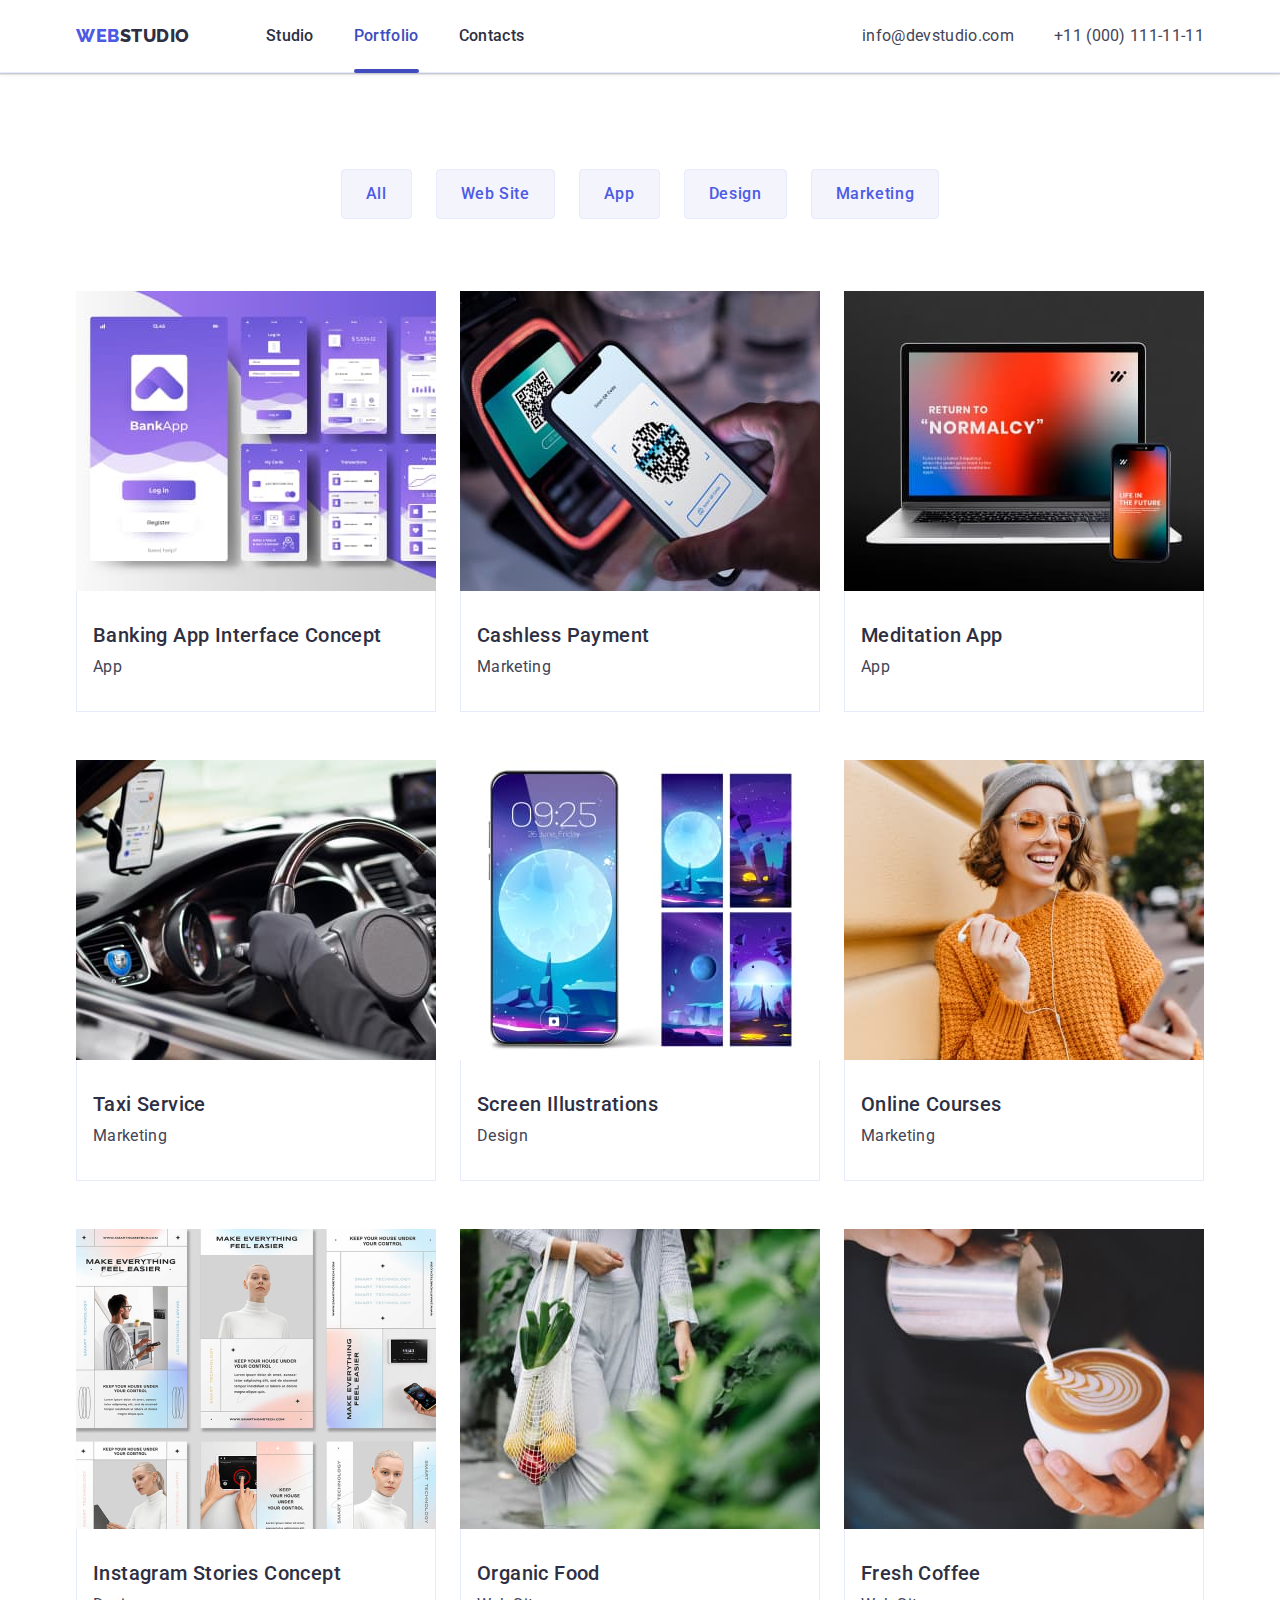
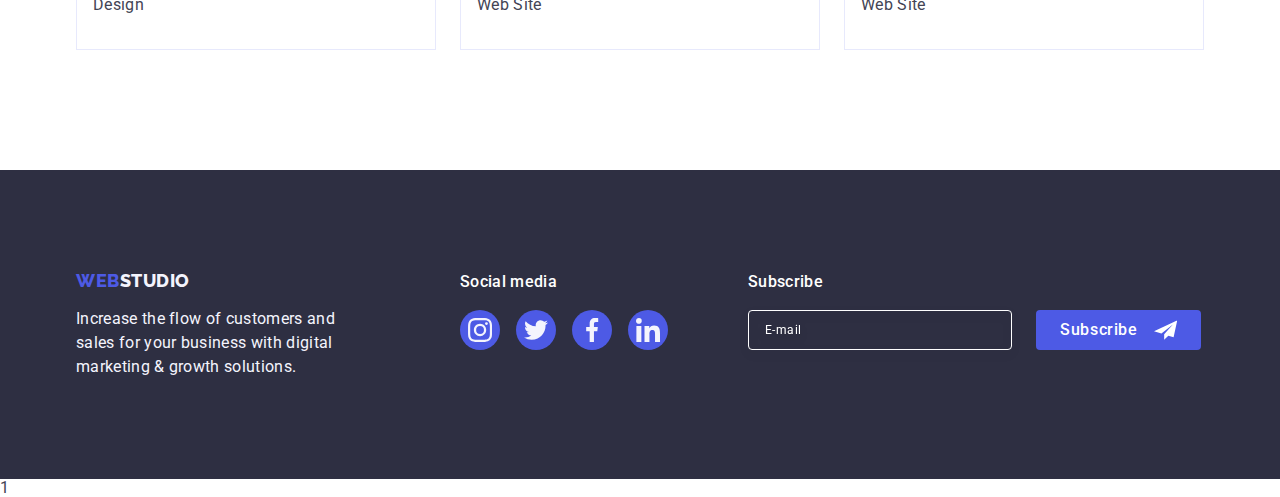
<file: portfolio.html>
<!DOCTYPE html>
<html lang="en">
  <head>
    <meta charset="UTF-8" />
    <meta http-equiv="X-UA-Compatible" content="IE=edge" />
    <meta name="viewport" content="width=device-width, initial-scale=1.0" />
    <title>WebStudio</title>
    <link rel="preconnect" href="https://fonts.googleapis.com" />
    <link rel="preconnect" href="https://fonts.gstatic.com" crossorigin />
    <link
      href="https://fonts.googleapis.com/css2?family=Raleway:wght@800&family=Roboto:wght@400;500;700;900&display=swap"
      rel="stylesheet"
    />
    <link
      href="
https://cdn.jsdelivr.net/npm/modern-normalize@1.1.0/modern-normalize.min.css"
      rel="stylesheet"
    />
    <link rel="stylesheet" href="./css/styles.css" />
  </head>
  <body>
    <!-- Heder -->
    <header class="page-header">
      <div class="container header-container">
        <nav class="page-nav">
          <a class="logo link" href="./index.html">Web<span class="light-them-part">Studio</span></a>
          <ul class="menu list">
            <li class="menu-item">
              <a class="menu-link link" href="./index.html">Studio</a>
            </li>
            <li class="menu-item">
              <a class="menu-link link active" href="./portfolio.html">Portfolio</a>
            </li>
            <li class="menu-item">
              <a class="menu-link link" href="">Contacts</a>
            </li>
          </ul>
        </nav>
        <address class="contacts">
          <ul class="contacts-nav list">
            <li class="contacts-item">
              <a class="contact-link link" href="mailto:info@devstudio.com">info@devstudio.com</a>
            </li>
            <li class="contacts-item">
              <a class="contact-link link" href="tel:+110001111111">+11 (000) 111-11-11</a>
            </li>
          </ul>
        </address>
      </div>
    </header>
    <main>
      <section class="section portfolio-section">
        <div class="container">
          <h1 class="visually-hidden">portfolio</h1>
          <ul class="list btn-list">
            <li>
              <button class="filter-btn" type="button">All</button>
            </li>
            <li>
              <button class="filter-btn" type="button">Web Site</button>
            </li>
            <li>
              <button class="filter-btn" type="button">App</button>
            </li>
            <li>
              <button class="filter-btn" type="button">Design</button>
            </li>
            <li>
              <button class="filter-btn" type="button">Marketing</button>
            </li>
          </ul>
          <ul class="list portfolio-list">
            <li class="list-card-item portfolio-item">
              <a class="link portfolio-link" href="">
                <div class="portfolio-thumb">
                  <img class="image" src="./images/Portfolio/img1.jpg" alt="banking app" width="360" height="300" />
                  <p class="overlay">
                    14 Stylish and User-Friendly App Design Concepts · Task Manager App · Calorie Tracker App · Exotic
                    Fruit Ecommerce App · Cloud Storage App
                  </p>
                </div>
                <div class="portfolio-card-content">
                  <h2 class="subtitle portfolio-subtitle"> Banking App Interface Concept </h2>
                  <p class="text portfolio-text">App</p>
                </div>
              </a>
            </li>
            <li class="list-card-item portfolio-item">
              <a class="link portfolio-link" href="">
                <div class="portfolio-thumb">
                  <img class="image" src="./images/Portfolio/img2.jpg" alt="phone with QR" width="360" height="300" />
                  <p class="overlay">
                    14 Stylish and User-Friendly App Design Concepts · Task Manager App · Calorie Tracker App · Exotic
                    Fruit Ecommerce App · Cloud Storage App
                  </p>
                </div>
                <div class="portfolio-card-content">
                  <h2 class="subtitle portfolio-subtitle">Cashless Payment</h2>
                  <p class="text portfolio-text">Marketing</p>
                </div>
              </a>
            </li>
            <li class="list-card-item portfolio-item">
              <a class="link portfolio-link" href="">
                <div class="portfolio-thumb">
                  <img
                    class="image"
                    src="./images/Portfolio/img3.jpg"
                    alt="laptop and phone"
                    width="360"
                    height="300"
                  />
                  <p class="overlay">
                    14 Stylish and User-Friendly App Design Concepts · Task Manager App · Calorie Tracker App · Exotic
                    Fruit Ecommerce App · Cloud Storage App
                  </p>
                </div>
                <div class="portfolio-card-content">
                  <h2 class="subtitle portfolio-subtitle">Meditation App</h2>
                  <p class="text portfolio-text">App</p>
                </div>
              </a>
            </li>
            <li class="list-card-item portfolio-item">
              <a class="link portfolio-link" href="">
                <div class="portfolio-thumb">
                  <img class="image" src="./images/Portfolio/img4.jpg" alt="car" width="360" height="300" />
                  <p class="overlay">
                    14 Stylish and User-Friendly App Design Concepts · Task Manager App · Calorie Tracker App · Exotic
                    Fruit Ecommerce App · Cloud Storage App
                  </p>
                </div>
                <div class="portfolio-card-content">
                  <h2 class="subtitle portfolio-subtitle">Taxi Service</h2>
                  <p class="text portfolio-text">Marketing</p>
                </div>
              </a>
            </li>
            <li class="list-card-item portfolio-item">
              <a class="link portfolio-link" href="">
                <div class="portfolio-thumb">
                  <img
                    class="image"
                    src="./images/Portfolio/img5.jpg"
                    alt="phone and screens"
                    width="360"
                    height="300"
                  />
                  <p class="overlay">
                    14 Stylish and User-Friendly App Design Concepts · Task Manager App · Calorie Tracker App · Exotic
                    Fruit Ecommerce App · Cloud Storage App
                  </p>
                </div>
                <div class="portfolio-card-content">
                  <h2 class="subtitle portfolio-subtitle"> Screen Illustrations </h2>
                  <p class="text portfolio-text">Design</p>
                </div>
              </a>
            </li>
            <li class="list-card-item portfolio-item">
              <a class="link portfolio-link" href="">
                <div class="portfolio-thumb">
                  <img class="image" src="./images/Portfolio/img6.jpg" alt="girl" width="360" height="300" />
                  <p class="overlay">
                    14 Stylish and User-Friendly App Design Concepts · Task Manager App · Calorie Tracker App · Exotic
                    Fruit Ecommerce App · Cloud Storage App
                  </p>
                </div>
                <div class="portfolio-card-content">
                  <h2 class="subtitle portfolio-subtitle">Online Courses</h2>
                  <p class="text portfolio-text">Marketing</p>
                </div>
              </a>
            </li>
            <li class="list-card-item portfolio-item">
              <a class="link portfolio-link" href="">
                <div class="portfolio-thumb">
                  <img
                    class="image"
                    src="./images/Portfolio/img7.jpg"
                    alt="instagram stories"
                    width="360"
                    height="300"
                  />
                  <p class="overlay">
                    14 Stylish and User-Friendly App Design Concepts · Task Manager App · Calorie Tracker App · Exotic
                    Fruit Ecommerce App · Cloud Storage App
                  </p>
                </div>
                <div class="portfolio-card-content">
                  <h2 class="subtitle portfolio-subtitle"> Instagram Stories Concept </h2>
                  <p class="text portfolio-text">Design</p>
                </div>
              </a>
            </li>
            <li class="list-card-item portfolio-item">
              <a class="link portfolio-link" href="">
                <div class="portfolio-thumb">
                  <img
                    class="image"
                    src="./images/Portfolio/img8.jpg"
                    alt="girl with shopper"
                    width="360"
                    height="300"
                  />
                  <p class="overlay">
                    14 Stylish and User-Friendly App Design Concepts · Task Manager App · Calorie Tracker App · Exotic
                    Fruit Ecommerce App · Cloud Storage App
                  </p>
                </div>
                <div class="portfolio-card-content">
                  <h2 class="subtitle portfolio-subtitle">Organic Food</h2>
                  <p class="text portfolio-text">Web Site</p>
                </div>
              </a>
            </li>
            <li class="list-card-item portfolio-item">
              <a class="link portfolio-link" href="">
                <div class="portfolio-thumb">
                  <img class="image" src="./images/Portfolio/img9.jpg" alt="coffee" width="360" height="300" />
                  <p class="overlay">
                    14 Stylish and User-Friendly App Design Concepts · Task Manager App · Calorie Tracker App · Exotic
                    Fruit Ecommerce App · Cloud Storage App
                  </p>
                </div>
                <div class="portfolio-card-content">
                  <h2 class="subtitle portfolio-subtitle">Fresh Coffee</h2>
                  <p class="text portfolio-text">Web Site</p>
                </div>
              </a>
            </li>
          </ul>
        </div>
      </section>
    </main>
    <!-- Footer -->
    <footer class="footer">
      <div class="container footer-container">
        <div class="footer-desc">
          <a class="footer-logo logo link" href="./index.html">Web<span class="dark-theme-part">Studio</span></a>
          <p class="text-footer">
            Increase the flow of customers and sales for your business with digital marketing & growth solutions.
          </p>
        </div>
        <div class="footer-social">
          <p class="footer-subtitle">Social media</p>
          <ul class="footer-social-list list">
            <li class="footer-social-item">
              <a class="footer-social-link link" href="" target="_blank" rel="noopener noreferrer">
                <svg class="footer-social-icon" width="24" height="24">
                  <use href="./images/icons.svg#instagram"></use>
                </svg>
              </a>
            </li>
            <li class="footer-social-item">
              <a class="footer-social-link link" href="" target="_blank" rel="noopener noreferrer">
                <svg class="footer-social-icon" width="24" height="24">
                  <use href="./images/icons.svg#twitter"></use>
                </svg>
              </a>
            </li>
            <li class="footer-social-item">
              <a class="footer-social-link link" href="" target="_blank" rel="noopener noreferrer">
                <svg class="footer-social-icon" width="24" height="24">
                  <use href="./images/icons.svg#facebook"></use>
                </svg>
              </a>
            </li>
            <li class="footer-social-item">
              <a class="footer-social-link link" href="" target="_blank" rel="noopener noreferrer">
                <svg class="footer-social-icon" width="24" height="24">
                  <use href="./images/icons.svg#linkedin"></use>
                </svg>
              </a>
            </li>
          </ul>
        </div>
        <form class="footer-form">
          <div class="footer-form-wrapper">
            <p class="footer-form-title">Subscribe</p>
            <label for="footer-user-email"></label>
            <input class="footer-form-field" type="text" id="footer-user-email" name="email" placeholder="E-mail" />
          </div>
          <button class="footer-form-btn" type="submit"
            >Subscribe
            <svg class="footer-btn-icon" width="24" height="24">
              <use href="./images/icons.svg#subscribe"></use>
            </svg>
          </button>
        </form>
      </div>
    </footer>
  </body>
</html>

1
</file>
<file: css/styles.css>
:root {
  --primary-txt-color: #434455;
  --secondary-txt-color: #2e2f42;
  --white-txt-color: #ffffff;
  --txt-color-dark-theme: #f4f4fd;
  --logo-txt-color: #4d5ae5;
  --active-color: #404bbf;
  --light-bg-color: #f4f4fd;
  --dark-bg-color: #2e2f42;
  --card-bg-color: #ffffff;
  --cta-color: #4d5ae5;
  --customer-icon-color: #8e8f99;
  --footer-active-color: #31d0aa;
  --modal-bg-color: #fcfcfc;
  --modal-bg-btn: #e7e9fc;

  --transition-dur-and-func: 250ms cubic-bezier(0.4, 0, 0.2, 1);
}
.list {
  list-style: none;
  padding: 0;
  margin: 0;
}

h1,
h2,
h3,
h4,
h5,
h6,
p {
  margin: 0;
}

img {
  display: block;
  max-width: 100%;
  height: auto;
}

.link {
  text-decoration: none;
}

body {
  font-family: 'Roboto', sans-serif;
  color: #434455;
  background-color: var(--card-bg-color);
}

.container {
  min-width: 320px;
  max-width: 428px;
  padding: 0 16px;
  margin: 0 auto;
}

@media screen and (min-width: 768px) {
  .container {
    max-width: 768px;
  }
}

@media screen and (min-width: 1158px) {
  .container {
    max-width: 1158px;
    padding: 0 15px;
  }
}

/* Header */

.page-header {
  border-bottom: 1px solid #e7e9fc;
  box-shadow: 0px 2px 1px rgba(46, 47, 66, 0.08), 0px 1px 1px rgba(46, 47, 66, 0.16), 0px 1px 6px rgba(46, 47, 66, 0.08);

  min-width: 320px;
}

.header-container {
  display: flex;
  align-items: center;
}

.page-nav {
  display: flex;
  justify-content: space-between;
  margin-right: auto;
  align-items: center;
}

@media screen and (max-width: 767px) {
  .page-nav {
    width: 100%;
  }
}

.logo {
  padding-top: 24px;
  padding-bottom: 22px;
  font-family: 'Raleway', sans-serif;
  font-weight: 800;
  font-size: 18px;
  line-height: 1.17;
  letter-spacing: 0.03em;
  text-transform: uppercase;
  color: var(--logo-txt-color);
}
.light-them-part {
  color: var(--secondary-txt-color);
}
.dark-theme-part {
  color: var(--txt-color-dark-theme);
}

@media screen and (min-width: 768px) {
  .logo {
    margin-right: 120px;
    padding-bottom: 24px;
  }
}

@media screen and (min-width: 1158px) {
  .logo {
    margin-right: 76px;
  }
}

.burger-btn {
  stroke: var(--secondary-txt-color);
}

.menu {
  display: flex;
}

@media screen and (max-width: 767px) {
  .menu {
    display: none;
  }
}

.menu-item {
  margin-right: 40px;
}

.menu-item:last-child {
  margin-right: 0;
}

.menu-link {
  display: block;
  padding-top: 24px;
  padding-bottom: 24px;

  transition: color var(--transition-dur-and-func);

  position: relative;

  font-weight: 500;
  font-size: 16px;
  line-height: 1.5;
  letter-spacing: 0.02em;
  color: var(--secondary-txt-color);
}

.menu-link:hover,
.menu-link:focus {
  color: var(--active-color);
}

.menu-link.active {
  color: var(--active-color);
}

.menu-link.active::after {
  content: '';
  display: block;
  position: absolute;
  bottom: -1px;
  left: 0;

  width: 100%;
  height: 4px;
  border-radius: 2px;
  background-color: var(--active-color);
}

@media screen and (max-width: 767px) {
  .contacts {
    display: none;
  }
}

.contacts-nav {
  display: flex;
  flex-direction: column;
  gap: 12px;

  font-style: normal;
}
@media screen and (min-width: 1158px) {
  .contacts-nav {
    display: flex;
    flex-direction: row;
    gap: 40px;
    margin-top: 0;
  }
}

.contact-link {
  display: block;
  padding-top: 0;
  padding-bottom: 0;

  transition: color var(--transition-dur-and-func);

  font-size: 12px;
  line-height: 1.16;
  letter-spacing: 0.02em;
  color: var(--primary-txt-color);
}

@media screen and (min-width: 1158px) {
  .contact-link {
    padding-top: 24px;
    padding-bottom: 24px;

    font-size: 16px;
    line-height: 1.5;
    letter-spacing: 0.02em;
  }
}

.contact-link:hover,
.contact-link:focus {
  color: var(--active-color);
}

/* Hero */

.main-title {
  display: block;
  margin-bottom: 72px;
  margin-right: auto;
  margin-left: auto;
  max-width: 320px;

  font-weight: 700;
  font-size: 36px;
  line-height: 1.11;
  letter-spacing: 0.02em;
  color: var(--white-txt-color);
  text-align: center;
}

@media screen and (min-width: 768px) {
  .main-title {
    margin-bottom: 36px;
    max-width: 496px;
    font-size: 56px;
    line-height: 1.07;
  }
}

@media screen and (min-width: 1158px) {
  .main-title {
    margin-bottom: 48px;
  }
}

.hero {
  padding: 112px 0;
  margin-left: auto;
  margin-right: auto;
  max-width: 1440px;

  background-color: var(--dark-bg-color);
  background-image: linear-gradient(rgba(46, 47, 66, 0.7), rgba(46, 47, 66, 0.7)),
    url(../images/hero_bg/hero_mob@1x.jpg);
  background-repeat: no-repeat;
  background-position: center;
  background-size: cover;
}

@media screen and (min-width: 1158px) {
  .hero {
    padding: 188px 0;
  }
}

@media (min-device-pixel-ratio: 2), (min-resolution: 192dpi), (min-resolution: 2dppx) {
  .hero {
    background-image: linear-gradient(rgba(46, 47, 66, 0.7), rgba(46, 47, 66, 0.7)),
      url(../images/hero_bg/hero_mob@2x.jpg);
  }
}

@media screen and (min-width: 429px) {
  .hero {
    background-image: linear-gradient(rgba(46, 47, 66, 0.7), rgba(46, 47, 66, 0.7)),
      url(../images/hero_bg/hero_tab@1x.jpg);
  }
  @media (min-device-pixel-ratio: 2), (min-resolution: 192dpi), (min-resolution: 2dppx) {
    .hero {
      background-image: linear-gradient(rgba(46, 47, 66, 0.7), rgba(46, 47, 66, 0.7)),
        url(../images/hero_bg/hero_tab@2x.jpg);
    }
  }
}

@media screen and (min-width: 769px) {
  .hero {
    background-image: linear-gradient(rgba(46, 47, 66, 0.7), rgba(46, 47, 66, 0.7)),
      url(../images/hero_bg/hero_desk@1x.jpg);
  }
  @media (min-device-pixel-ratio: 2), (min-resolution: 192dpi), (min-resolution: 2dppx) {
    .hero {
      background-image: linear-gradient(rgba(46, 47, 66, 0.7), rgba(46, 47, 66, 0.7)),
        url(../images/hero_bg/hero_desk@2x.jpg);
    }
  }
}

.order-serv-btn {
  display: block;
  min-width: 169px;
  height: 56px;
  padding: 16px 32px;
  margin: 0 auto;

  transition: background-color var(--transition-dur-and-func);

  font-family: 'Roboto', sans-serif;
  font-weight: 500;
  font-size: 16px;
  line-height: 1.5;
  letter-spacing: 0.04em;
  color: var(--white-txt-color);

  background: var(--cta-color);
  box-shadow: 0px 4px 4px rgba(0, 0, 0, 0.15);
  border: none;
  border-radius: 4px;
  cursor: pointer;
}

.order-serv-btn:hover,
.order-serv-btn:focus {
  background-color: var(--active-color);
}

.section {
  padding: 96px 0;
}

@media screen and (min-width: 1128px) {
  .section {
    padding: 120px 0;
  }
}

/* Advantages */

.visually-hidden {
  position: absolute;
  width: 1px;
  height: 1px;
  overflow: hidden;
  border: 0;
  padding: 0;
  clip: rect(0 0 0 0);
  clip-path: inset(50%);
  margin: -1px;
}

.advantages-list {
  display: flex;
  flex-wrap: wrap;
  gap: 72px;
}

@media screen and (min-width: 768px) {
  .advantages-list {
    gap: 72px 24px;
  }
}

@media screen and (min-width: 1158px) {
  .advantages-list {
    gap: 24px;
  }
}

@media screen and (min-width: 768px) {
  .advantages-list-item {
    width: calc((100% - 24px) / 2);
  }
}

@media screen and (min-width: 1158px) {
  .advantages-list-item {
    width: calc((100% - 72px) / 4);
  }
}

.advantages-icon-cont {
  display: none;
  justify-content: center;
  align-items: center;
  height: 112px;
  margin-bottom: 8px;

  background-color: var(--light-bg-color);
  border-radius: 4px;
}

@media screen and (min-width: 1158px) {
  .advantages-icon-cont {
    display: flex;
  }
}

.title {
  margin-bottom: 72px;

  font-weight: 700;
  font-size: 36px;
  line-height: 1.1;
  letter-spacing: 0.02em;
  text-transform: capitalize;
  color: var(--secondary-txt-color);
  text-align: center;
}

.subtitle {
  margin-bottom: 8px;
  text-align: center;

  font-weight: 700;
  font-size: 36px;
  line-height: 1.11;
  letter-spacing: 0.02em;
  color: var(--secondary-txt-color);

  @media screen and (min-width: 768px) {
    text-align: left;
  }

  @media screen and (min-width: 1158px) {
    font-weight: 500;
    font-size: 20px;
    line-height: 1.2;
  }
}

@media screen and (max-width: 1157px) {
  .advantages-text {
    font-weight: 500;
  }
}

/* About */

.about {
  display: none;
}

@media screen and (min-width: 1158px) {
  .about {
    display: block;

    padding-top: 0;
    padding-bottom: 130px;
  }
}

.about-list {
  display: flex;
  gap: 24px;
}

/* Team */

@media screen and (min-width: 768px) and (max-width: 1157px) {
  .team-container {
    width: 584px;
  }
}

.team-list {
  display: flex;
  justify-content: center;
  flex-wrap: wrap;
  gap: 72px;
}

@media screen and (min-width: 768px) {
  .team-list {
    gap: 72px 24px;
  }
}

@media screen and (min-width: 1158px) {
  .team-list {
    gap: 24px;
  }
}

.team {
  background-color: var(--light-bg-color);
}

.list-card-item {
  background-color: var(--card-bg-color);
  border-radius: 0px 0px 4px 4px;
}

.team-card-item {
  box-shadow: 0px 2px 1px 0px rgba(46, 47, 66, 0.08), 0px 1px 1px 0px rgba(46, 47, 66, 0.16), 0px 1px 6px 0px #2e2f4214;
}

.card-content {
  padding: 32px 0;
}

.team-subtitle {
  font-weight: 500;
  font-size: 20px;
  line-height: 1.2;
  letter-spacing: 0.02em;
  text-align: center;
}

.team-text {
  margin-bottom: 8px;
  text-align: center;
}

.text {
  font-size: 16px;
  line-height: 1.5;
  letter-spacing: 0.02em;
  color: var(--primary-txt-color);
}

.social-list {
  display: flex;
  gap: 24px;
  justify-content: center;
}

.social-item {
  width: 40px;
  height: 40px;
}

.social-link {
  display: flex;
  justify-content: center;
  align-items: center;

  transition: background-color var(--transition-dur-and-func);

  width: 100%;
  height: 100%;
  background-color: var(--cta-color);
  border-radius: 50%;
}

.social-link:hover,
.social-link:focus {
  background-color: var(--active-color);
}

.social-icon {
  fill: var(--txt-color-dark-theme);
}

/* Customers */

@media screen and (min-width: 768px) and (max-width: 1157px) {
  .customers-container {
    width: 584px;
  }
}

.customers-list {
  display: flex;
  flex-wrap: wrap;
  gap: 72px 16px;
  align-items: center;
}

@media screen and (min-width: 768px) {
  .customers-list {
    gap: 72px 24px;
  }
}

@media screen and (min-width: 1158px) {
  .customers-list {
    gap: 24px;
  }
}

.customer-item {
  width: calc((100% - 16px) / 2);
  height: 88px;
}

@media screen and (min-width: 768px) {
  .customer-item {
    width: calc((100% - 48px) / 3);
  }
}

@media screen and (min-width: 1158px) {
  .customer-item {
    width: calc((100% - 120px) / 6);
  }
}

.customer-link {
  display: flex;
  justify-content: center;
  align-items: center;
  width: 100%;
  height: 100%;

  transition: border-color var(--transition-dur-and-func), color var(--transition-dur-and-func);

  color: var(--customer-icon-color);

  border: 1px solid var(--customer-icon-color);
  border-radius: 4px;
}

.customer-icon {
  fill: currentColor;
}

.customer-link:hover,
.customer-link:focus {
  border: 1px solid var(--active-color);
  color: var(--active-color);
}

/* Portfolio */

.btn-list {
  display: flex;
  gap: 24px;
  margin-bottom: 72px;
  justify-content: center;
}

.filter-btn {
  padding: 12px 24px;

  transition: color var(--transition-dur-and-func), background-color var(--transition-dur-and-func),
    border-color var(--transition-dur-and-func), box-shadow var(--transition-dur-and-func);
  font-family: 'Roboto', sans-serif;
  font-weight: 500;
  font-size: 16px;
  line-height: 1.5;
  letter-spacing: 0.04em;

  color: var(--cta-color);
  background-color: var(--light-bg-color);

  cursor: pointer;
  border: 1px solid #e7e9fc;
  border-radius: 4px;
}

.filter-btn:hover,
.filter-btn:focus {
  color: var(--white-txt-color);
  background-color: var(--active-color);
  border: 1px solid transparent;
  box-shadow: 0px 2px 2px 0px rgba(0, 0, 0, 0.12), 0px 2px 1px 0px rgba(0, 0, 0, 0.08),
    0px 3px 1px 0px rgba(0, 0, 0, 0.1);
}

.portfolio-section {
  padding-top: 96px;
}

.portfolio-list {
  display: flex;
  flex-wrap: wrap;
  gap: 48px 24px;
}

.portfolio-link {
  display: block;
  transition: box-shadow var(--transition-dur-and-func);
}

.portfolio-link:hover,
.portfolio-link:focus {
  box-shadow: 0px 2px 1px 0px rgba(46, 47, 66, 0.08), 0px 1px 1px 0px rgba(46, 47, 66, 0.16),
    0px 1px 6px 0px rgba(46, 47, 66, 0.08);
}

.portfolio-card-content {
  padding: 32px 16px;

  border: 1px solid #e7e9fc;
  border-top: none;
}

.portfolio-thumb {
  position: relative;
  overflow: hidden;
}

/* Overlay */

.overlay {
  position: absolute;
  top: 0;
  left: 0;
  transform: translateY(100%);
  transition: transform var(--transition-dur-and-func);

  width: 100%;
  height: 100%;
  padding: 40px 32px;

  color: var(--txt-color-dark-theme);
  background-color: var(--cta-color);

  font-size: 16px;
  line-height: 1.5;
  letter-spacing: 0.02em;
  color: var(--txt-color-dark-theme);
}

.portfolio-link:hover .overlay,
.portfolio-link:focus .overlay {
  transform: translateY(0);
}

/* Footer */
.footer {
  padding: 96px 0;

  background-color: var(--dark-bg-color);
}

@media screen and (min-width: 1158px) {
  .footer {
    padding: 100px 0;
  }
}

.footer-container {
  display: flex;
  flex-wrap: wrap;
  justify-content: center;
  gap: 72px;
}

@media screen and (min-width: 768px) {
  .footer-container {
    justify-content: flex-start;
    align-items: baseline;
    gap: 72px 24px;
  }
}

@media screen and (min-width: 1158px) {
  .footer-container {
    flex-wrap: nowrap;
    gap: 0;
  }
}
@media screen and (min-width: 768px) {
  .footer-container {
    max-width: 584px;
  }
}

@media screen and (min-width: 1158px) {
  .footer-container {
    max-width: 1158px;
  }
}

.footer-desc {
  margin: 0;
}

@media screen and (min-width: 1158px) {
  .footer-desc {
    margin-right: 120px;
  }
}

.footer-logo {
  display: block;
  padding: 0;
  margin: 0;
  margin-bottom: 16px;
  text-align: center;
}

@media screen and (min-width: 768px) {
  .footer-logo {
    display: inline-block;
  }
}

.text-footer {
  max-width: 264px;

  font-size: 16px;
  line-height: 1.5;
  letter-spacing: 0.02em;

  color: var(--txt-color-dark-theme);
}

.footer-subtitle {
  display: block;
  margin-bottom: 16px;

  font-weight: 500;
  font-size: 16px;
  line-height: 1.5;
  letter-spacing: 0.02em;
  color: var(--white-txt-color);
  text-align: center;
}

@media screen and (min-width: 768px) {
  .footer-subtitle {
    display: inline-block;
  }
}

.footer-social {
  margin: 0;
}

@media screen and (min-width: 1158px) {
  .footer-social {
    margin-right: 80px;
  }
}

.footer-social-list {
  display: flex;
  gap: 16px;
}

.footer-social-item {
  width: 40px;
  height: 40px;
}

.footer-social-link {
  display: flex;
  justify-content: center;
  align-items: center;

  transition: background-color var(--transition-dur-and-func);
  width: 100%;
  height: 100%;
  background-color: var(--cta-color);
  border-radius: 50%;
}

.footer-social-link:hover,
.footer-social-link:focus {
  background-color: var(--footer-active-color);
}

.footer-social-icon {
  fill: var(--txt-color-dark-theme);
}

.footer-form-title {
  display: block;
  margin-bottom: 16px;

  font-weight: 500;
  font-size: 16px;
  line-height: 1.5;
  letter-spacing: 0.02em;
  color: var(--white-txt-color);
  text-align: center;
}

@media screen and (min-width: 768px) {
  .footer-form-title {
    text-align: start;
  }
}

.footer-form {
  display: flex;
  flex-wrap: wrap;
  gap: 16px;
  justify-content: center;
}

@media screen and (min-width: 768px) {
  .footer-form {
    flex-wrap: nowrap;
    gap: 24px;
    align-items: flex-end;
    justify-content: flex-start;
  }
}

.footer-form-field {
  background-color: transparent;

  width: 398px;
  height: 40px;
  padding: 8px 16px;

  border: 1px solid var(--white-txt-color);
  filter: drop-shadow(0px 4px 4px rgba(0, 0, 0, 0.15));
  border-radius: 4px;
  outline: transparent;

  font-size: 12px;
  line-height: 2;
  letter-spacing: 0.04em;
  color: var(--white-txt-color);
}

@media screen and (max-width: 427px) {
  .footer-form-field {
    width: 290px;
  }
}

@media screen and (min-width: 768px) {
  .footer-form-field {
    width: 264px;
  }
}

.footer-form-field::placeholder {
  color: var(--white-txt-color);
}

.footer-form-btn {
  display: flex;
  align-items: center;
  gap: 16px;
  width: 165px;
  height: 40px;
  padding: 8px 24px;
  outline: transparent;

  cursor: pointer;

  background-color: var(--cta-color);
  border: none;
  border-radius: 4px;

  font-weight: 500;
  font-size: 16px;
  line-height: 1.5;
  letter-spacing: 0.04em;
  color: var(--white-txt-color);

  transition: background-color var(--transition-dur-and-func);
}

.footer-form-btn:hover,
.footer-form-btn:focus {
  background-color: var(--active-color);
  border: none;
}

/* Modal window */

.backdrop {
  position: fixed;
  top: 0;
  left: 0;
  width: 100%;
  height: 100%;

  transition: opacity var(--transition-dur-and-func), visibility var(--transition-dur-and-func);

  background-color: rgba(46, 47, 66, 0.4);
  backdrop-filter: 1px;
}

.backdrop.is-hidden {
  opacity: 0;
  visibility: hidden;
  pointer-events: none;
}

.modal {
  position: absolute;
  top: 50%;
  left: 50%;
  transform: translate(-50%, -50%);

  width: 392px;
  min-height: 576px;
  padding: 72px 16px 24px 16px;

  background-color: var(--modal-bg-color);
  box-shadow: 0px 1px 1px rgba(0, 0, 0, 0.14), 0px 1px 3px rgba(0, 0, 0, 0.12), 0px 2px 1px rgba(0, 0, 0, 0.2);
  border-radius: 4px;

  transition: transform var(--transition-dur-and-func);
}

.backdrop.is-hidden .modal {
  transform: translate(-50%, -90%);
}

@media screen and (max-width: 427px) {
  .modal {
    width: 284px;
  }
}

@media screen and (min-width: 768px) {
  .modal {
    width: 408px;
    padding: 72px 24px 24px 24px;
  }
}

.modal-close-btn {
  display: flex;
  align-items: center;
  justify-content: center;
  padding: 0;
  cursor: pointer;

  transition: background-color var(--transition-dur-and-func), border var(--transition-dur-and-func);

  position: absolute;
  top: 24px;
  right: 24px;

  width: 24px;
  height: 24px;

  background-color: var(--modal-bg-btn);
  border-radius: 50%;
  border: 1px solid rgba(0, 0, 0, 0.1);
}

.modal-close-btn:hover,
.modal-close-btn:focus {
  background-color: var(--active-color);
  border: none;
}

.modal-close-icon {
  fill: var(--secondary-txt-color);
  transition: fill var(--transition-dur-and-func);
}

.modal-close-btn:hover .modal-close-icon,
.modal-close-btn:focus .modal-close-icon {
  fill: var(--white-txt-color);
}

.modal-title {
  display: block;
  margin-bottom: 16px;

  font-weight: 500;
  font-size: 16px;
  line-height: 1.5;
  text-align: center;
  letter-spacing: 0.02em;
  color: var(--secondary-txt-color);
}

.form-label {
  display: block;
  margin-bottom: 4px;

  font-size: 12px;
  line-height: 1.16;
  letter-spacing: 0.04em;
  color: var(--customer-icon-color);
}

.form-wrapper {
  position: relative;
  display: block;
  margin-bottom: 8px;
}

.form-field {
  width: 100%;
  height: 40px;
  padding: 0;
  padding-left: 38px;

  border: 1px solid rgba(46, 47, 66, 0.4);
  border-radius: 4px;

  transition: border var(--transition-dur-and-func);
}

.form-field:focus {
  border: 1px solid rgba(77, 90, 229, 1);
  outline: none;
}

.form-icon {
  position: absolute;
  top: 50%;
  left: 16px;
  transform: translateY(-50%);

  transition: fill var(--transition-dur-and-func);
  pointer-events: none;
  fill: var(--dark-bg-color);
}

.form-field:focus + .form-icon {
  fill: var(--cta-color);
}

.form-comment {
  display: block;
  width: 100%;
  height: 120px;
  padding: 8px 16px;
  margin-bottom: 22px;

  border: 1px solid rgba(46, 47, 66, 0.4);
  border-radius: 4px;

  transition: border var(--transition-dur-and-func);

  font-size: 12px;
  line-height: 1.16;
  letter-spacing: 0.04em;
  resize: none;
}
@media screen and (min-width: 768px) {
  .form-comment {
    margin-bottom: 16px;
  }
}

.form-comment:focus {
  border: 1px solid rgba(77, 90, 229, 1);
  outline: none;
}

.form-agreement {
  display: flex;
  gap: 8px;
  align-items: center;
  margin-bottom: 24px;
}

.form-agreement-text {
  font-size: 12px;
  line-height: 1.16;
  letter-spacing: 0.04em;
  color: var(--customer-icon-color);
}

.form-agreement-link {
  color: var(--logo-txt-color);
}

.form-btn {
  display: block;
  min-width: 169px;
  height: 56px;
  padding: 16px 32px;
  margin: 0 auto;

  transition: background-color var(--transition-dur-and-func);

  font-weight: 500;
  font-size: 16px;
  line-height: 1.5;
  letter-spacing: 0.04em;
  color: var(--white-txt-color);

  background-color: var(--cta-color);
  box-shadow: 0px 4px 4px rgba(0, 0, 0, 0.15);
  border: none;
  border-radius: 4px;
  cursor: pointer;
}

.form-btn:hover,
.form-btn:focus {
  background-color: var(--active-color);
}

.unchecked {
  opacity: 1;
  transition: var(--transition-dur-and-func);
}

.checked {
  opacity: 0;
  transition: var(--transition-dur-and-func);
}

.form-check-input:checked + .check-icon > .unchecked {
  opacity: 0;
}

.form-check-input:checked + .check-icon > .checked {
  opacity: 1;
}

/* Mobile menu */

.menu-toggle {
  min-height: 40px;
  min-width: 40px;
  margin-left: auto;
  display: flex;
  align-items: center;
  justify-content: center;

  margin: 0;
  padding: 0;
  background-color: transparent;
  cursor: pointer;
  border: none;
  border-radius: 50%;
  outline: none;
}

.menu-toggle.mob-close-btn {
  min-height: 24px;
  min-width: 24px;
}

@media (min-width: 768px) {
  .menu-toggle {
    display: none;
  }
}

.menu-toggle:hover,
.menu-toggle:focus {
  background-color: rgba(0, 0, 0, 0.1);
}

.mob-close-btn {
  border: 1px solid rgba(46, 47, 66, 0.1);
}

.menu-container {
  position: fixed;
  top: 0;
  left: 0;

  display: flex;
  flex-direction: column;
  width: 100vw;
  height: 100vh;
  padding-top: 80px;
  padding-left: 40px;
  padding-bottom: 40px;
  padding-right: 35px;
  background-color: var(--card-bg-color);
  z-index: 999;

  transform: translateX(100%);
  transition: transform 250ms ease-in-out;
}

.menu-container.is-open {
  transform: translateX(0);
}

.menu-container .menu-toggle {
  position: absolute;
  top: 16px;
  right: 16px;
}

.mobile-menu {
  padding: 0;
  margin: 0;
  margin-bottom: auto;
}

.mobile-menu-item:not(:last-child) {
  margin-bottom: 40px;
}

.mobile-menu-link {
  display: block;

  color: var(--secondary-txt-color);
  font-weight: 700;
  font-size: 36px;
  line-height: 1.11;
  letter-spacing: 0.02em;

  transition: color var(--transition-dur-and-func);
}

.mobile-menu-link.active {
  color: var(--active-color);
}

.mobile-menu .link:focus {
  color: var(--active-color);
}

.mobile-social {
  display: flex;
  gap: 56px;
}

@media screen and (max-width: 427px) {
  .mobile-social {
    gap: 24px;
  }
}

.mobile-contacts {
  margin-bottom: 48px;
}

.mobile-contacts-item:not(:last-child) {
  margin-bottom: 40px;
}

.phone-contact-link {
  display: block;

  font-weight: 700;
  font-size: 36px;
  line-height: 1.11;
  letter-spacing: 0.02em;
  text-transform: capitalize;
  color: var(--cta-color);
}

.mail-contact-link {
  font-weight: 500;
  font-size: 20px;
  line-height: 1.2;
  letter-spacing: 0.02em;
  color: var(--primary-txt-color);
}
</file>
